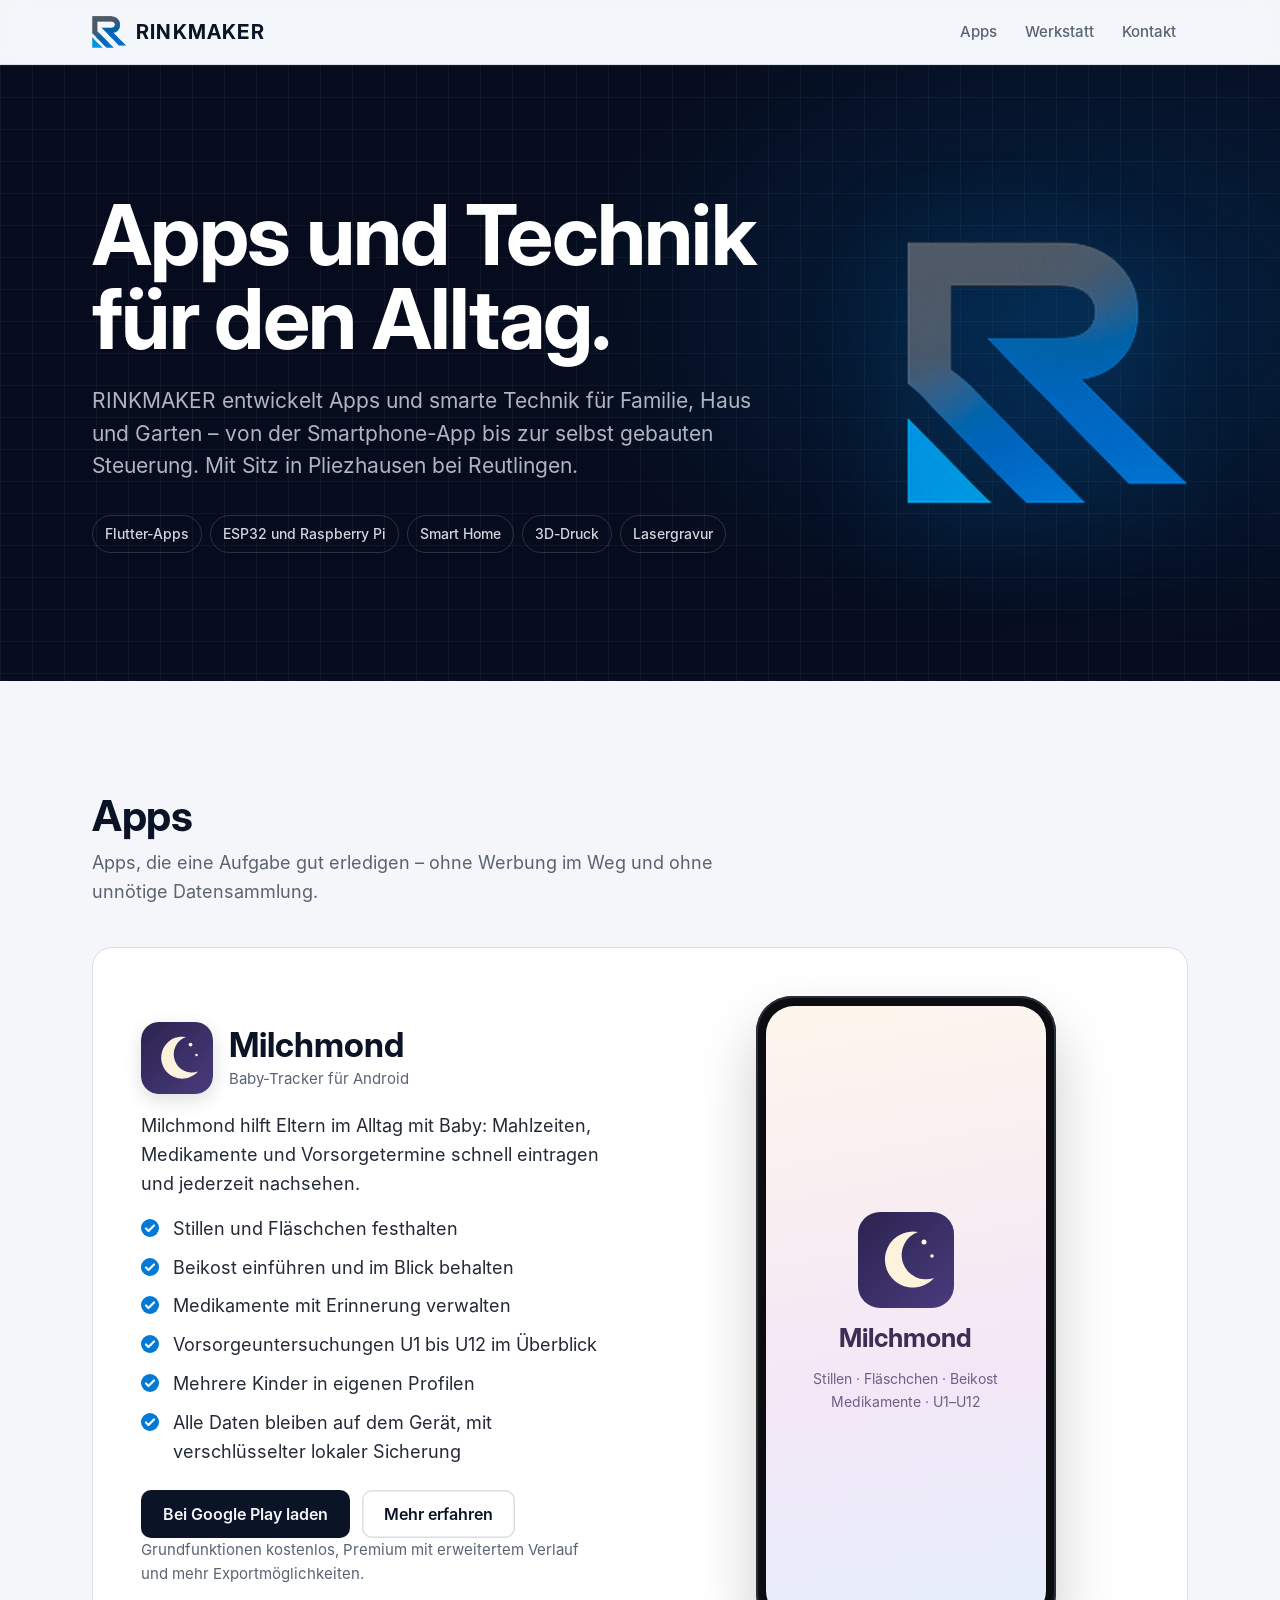
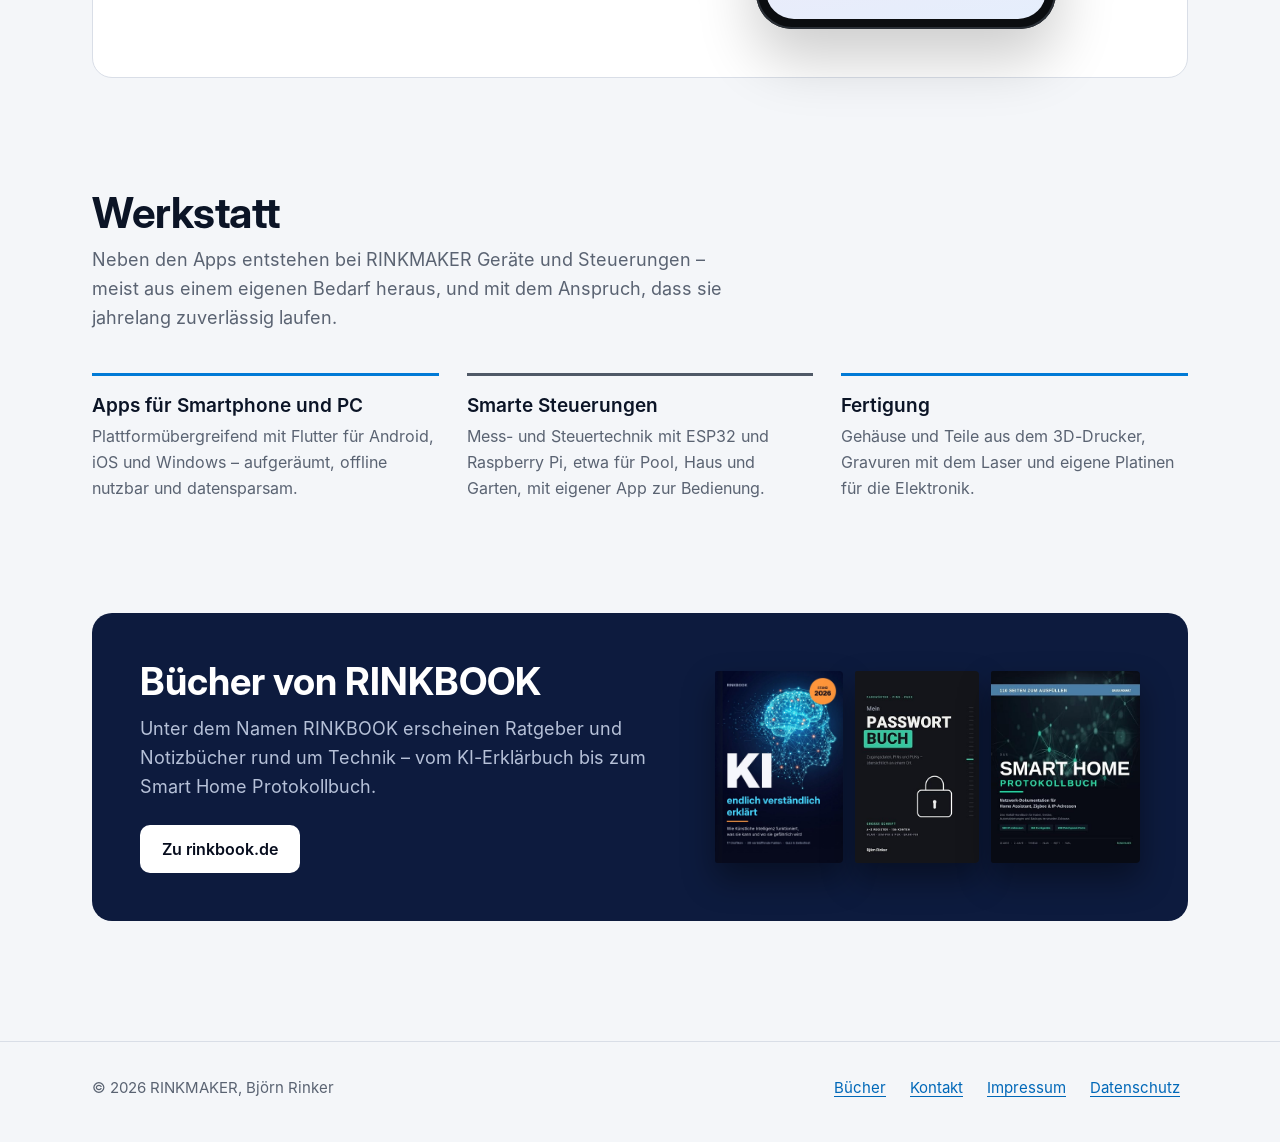
<file: index.html>
<!doctype html>
<html lang="de">
<head>
<meta charset="utf-8">
<meta name="viewport" content="width=device-width,initial-scale=1">
<title>RINKMAKER – Apps und Technik für den Alltag</title>
<meta name="description" content="RINKMAKER aus Pliezhausen entwickelt Apps und smarte Technik für Familie, Haus und Garten – darunter den Baby-Tracker Milchmond.">
<meta name="robots" content="index,follow">
<meta property="og:image" content="https://rinkmaker.de/logo-full.png">
<link rel="canonical" href="https://rinkmaker.de/">
<meta name="theme-color" content="#060c1d">
<link rel="icon" href="/favicon.png" type="image/png">
<link rel="apple-touch-icon" href="/apple-touch-icon.png">
<link rel="preload" href="/fonts/InterDisplay-Bold.woff" as="font" type="font/woff" crossorigin>
<link rel="stylesheet" href="/style.css">
</head>
<body>

<header class="site-head">
<div class="container">
<a class="wordmark" href="/" aria-label="RINKMAKER Startseite"><img src="/logo-mark.png" width="34" height="34" alt="">RINKMAKER</a>
<nav class="site-nav" aria-label="Hauptnavigation">
<a href="/#apps">Apps</a>
<a href="/#werkstatt">Werkstatt</a>
<a href="mailto:info@rinkmaker.de">Kontakt</a>
</nav>
</div>
</header>

<main>
<div class="hero">
<div class="container hero-inner">
<img class="hero-mark" src="/logo-mark.png" width="256" height="256" alt="">
<div class="hero-text">
<h1>Apps und Technik für den Alltag.</h1>
<p>RINKMAKER entwickelt Apps und smarte Technik für Familie, Haus und Garten – von der Smartphone-App bis zur selbst gebauten Steuerung. Mit Sitz in Pliezhausen bei Reutlingen.</p>
<ul class="tags" aria-label="Schwerpunkte">
<li>Flutter-Apps</li><li>ESP32 und Raspberry Pi</li><li>Smart Home</li><li>3D-Druck</li><li>Lasergravur</li>
</ul>
</div>
</div>
</div>

<section id="apps" class="container">
<h2 class="section-title">Apps</h2>
<p class="section-lead">Apps, die eine Aufgabe gut erledigen – ohne Werbung im Weg und ohne unnötige Datensammlung.</p>

<article class="app" id="milchmond">
<div>
<div class="app-head">
<img class="app-icon" src="/milchmond/icon.svg" width="72" height="72" alt="">
<div><h3>Milchmond</h3><p class="kind">Baby-Tracker für Android</p></div>
</div>
<p>Milchmond hilft Eltern im Alltag mit Baby: Mahlzeiten, Medikamente und Vorsorgetermine schnell eintragen und jederzeit nachsehen.</p>
<ul class="feature-list">
<li>Stillen und Fläschchen festhalten</li>
<li>Beikost einführen und im Blick behalten</li>
<li>Medikamente mit Erinnerung verwalten</li>
<li>Vorsorgeuntersuchungen U1 bis U12 im Überblick</li>
<li>Mehrere Kinder in eigenen Profilen</li>
<li>Alle Daten bleiben auf dem Gerät, mit verschlüsselter lokaler Sicherung</li>
</ul>
<div class="actions">
<a class="button" href="https://play.google.com/store/apps/details?id=de.rinkmaker.milchmond" rel="noopener">Bei Google Play laden</a>
<a class="button ghost" href="/milchmond/">Mehr erfahren</a>
</div>
<p class="note">Grundfunktionen kostenlos, Premium mit erweitertem Verlauf und mehr Exportmöglichkeiten.</p>
</div>
<div class="phone" aria-hidden="true"><div class="phone-screen"><img src="/milchmond/icon.svg" width="96" height="96" alt=""><strong>Milchmond</strong><span>Stillen · Fläschchen · Beikost<br>Medikamente · U1–U12</span></div></div>
</article>
</section>

<section id="werkstatt" class="container">
<h2 class="section-title">Werkstatt</h2>
<p class="section-lead">Neben den Apps entstehen bei RINKMAKER Geräte und Steuerungen – meist aus einem eigenen Bedarf heraus, und mit dem Anspruch, dass sie jahrelang zuverlässig laufen.</p>
<div class="areas">
<div class="area"><h3>Apps für Smartphone und PC</h3><p>Plattformübergreifend mit Flutter für Android, iOS und Windows – aufgeräumt, offline nutzbar und datensparsam.</p></div>
<div class="area"><h3>Smarte Steuerungen</h3><p>Mess- und Steuertechnik mit ESP32 und Raspberry Pi, etwa für Pool, Haus und Garten, mit eigener App zur Bedienung.</p></div>
<div class="area"><h3>Fertigung</h3><p>Gehäuse und Teile aus dem 3D-Drucker, Gravuren mit dem Laser und eigene Platinen für die Elektronik.</p></div>
</div>
</section>

<section id="buecher" class="container">
<div class="books-teaser">
<div>
<h2>Bücher von RINKBOOK</h2>
<p>Unter dem Namen RINKBOOK erscheinen Ratgeber und Notizbücher rund um Technik – vom KI-Erklärbuch bis zum Smart Home Protokollbuch.</p>
<a class="button light" href="https://rinkbook.de">Zu rinkbook.de</a>
</div>
<div class="covers" aria-hidden="true">
<a href="https://rinkbook.de/#ki" style="--r:.667" tabindex="-1"><img src="/img/ki-cover.jpg" width="600" height="900" alt="" loading="lazy"></a>
<a href="https://rinkbook.de/#passwort" style="--r:.648" tabindex="-1"><img src="/img/passwort-cover.jpg" width="338" height="522" alt="" loading="lazy"></a>
<a href="https://rinkbook.de/#smarthome" style="--r:.774" tabindex="-1"><img src="/img/smarthome-cover.jpg" width="404" height="522" alt="" loading="lazy"></a>
</div>
</div>
</section>
</main>

<footer class="site-foot">
<div class="container">
<span>© 2026 RINKMAKER, Björn Rinker</span>
<nav aria-label="Rechtliches"><a href="https://rinkbook.de">Bücher</a><a href="mailto:info@rinkmaker.de">Kontakt</a><a href="/impressum">Impressum</a><a href="/datenschutzerklaerung">Datenschutz</a></nav>
</div>
</footer>
</body>
</html>
</file>
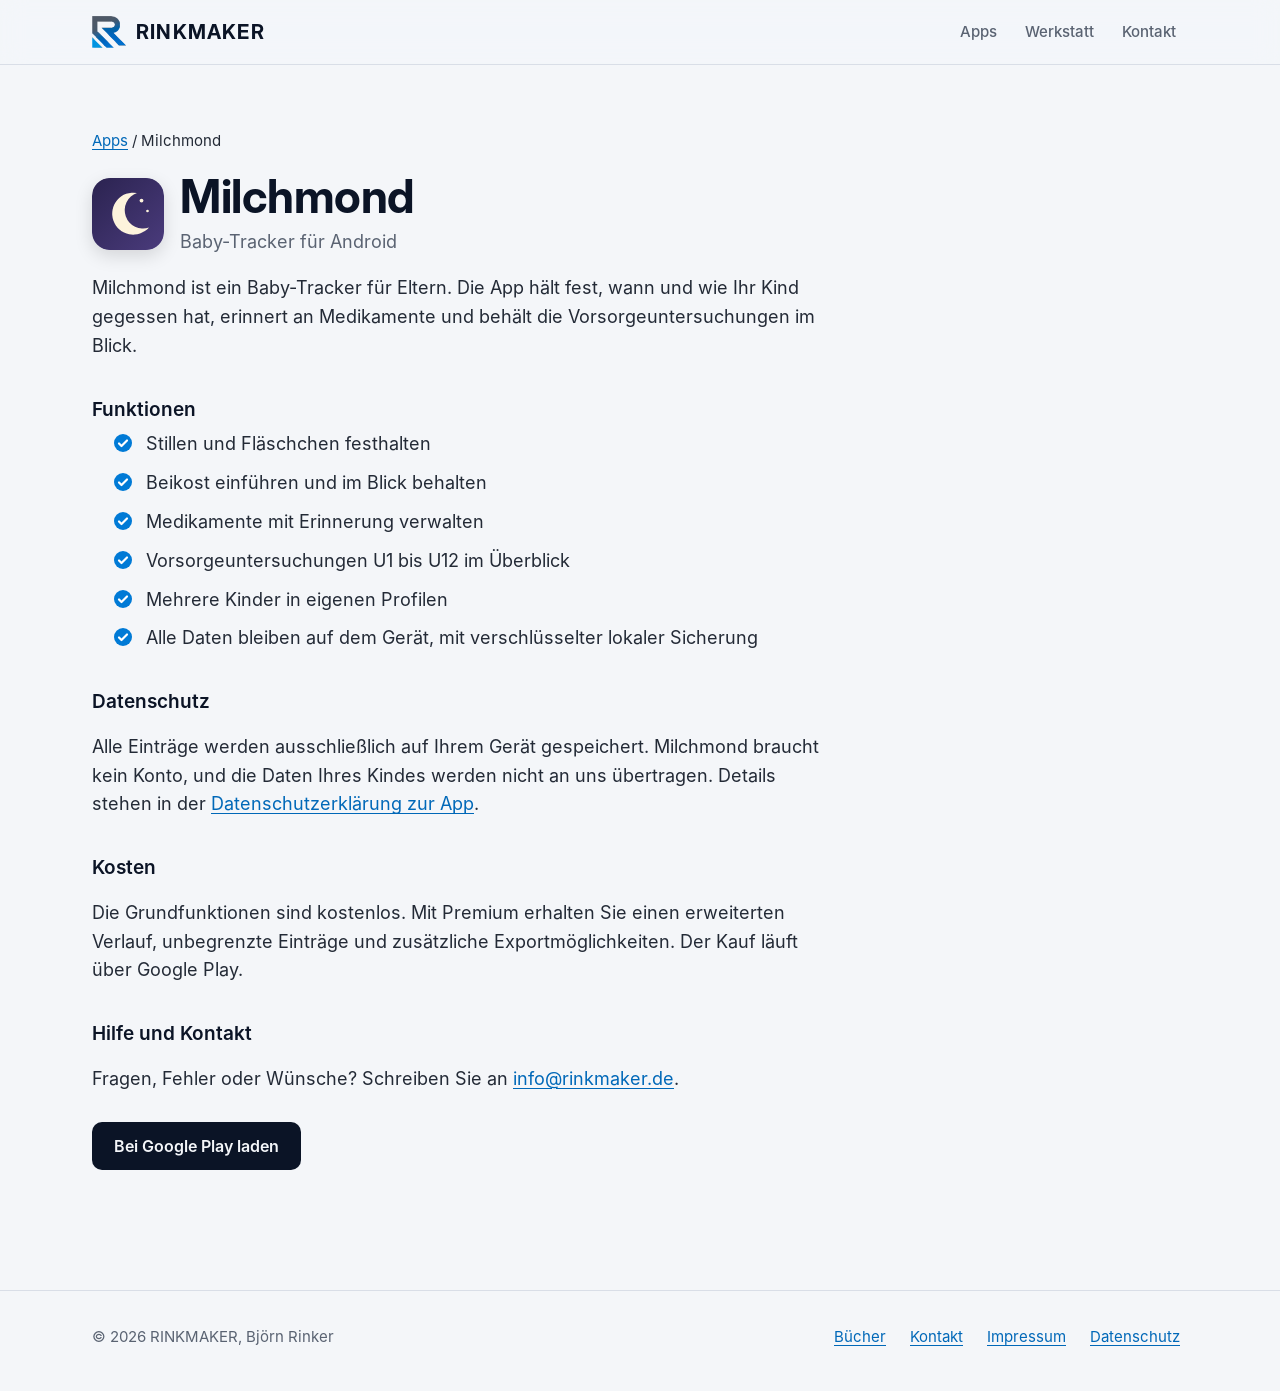
<file: milchmond/index.html>
<!doctype html>
<html lang="de">
<head>
<meta charset="utf-8">
<meta name="viewport" content="width=device-width,initial-scale=1">
<title>Milchmond – Baby-Tracker für Eltern | RINKMAKER</title>
<meta name="description" content="Milchmond: Baby-Tracker für Stillen, Fläschchen, Beikost, Medikamente und U-Untersuchungen. Alle Daten bleiben auf dem Gerät.">
<meta name="robots" content="index,follow">
<link rel="canonical" href="https://rinkmaker.de/milchmond/">
<meta name="theme-color" content="#060c1d">
<link rel="icon" href="/favicon.png" type="image/png">
<link rel="apple-touch-icon" href="/apple-touch-icon.png">
<link rel="preload" href="/fonts/InterDisplay-Bold.woff" as="font" type="font/woff" crossorigin>
<link rel="stylesheet" href="/style.css">
</head>
<body>

<header class="site-head">
<div class="container">
<a class="wordmark" href="/" aria-label="RINKMAKER Startseite"><img src="/logo-mark.png" width="34" height="34" alt="">RINKMAKER</a>
<nav class="site-nav" aria-label="Hauptnavigation">
<a href="/#apps">Apps</a>
<a href="/#werkstatt">Werkstatt</a>
<a href="mailto:info@rinkmaker.de">Kontakt</a>
</nav>
</div>
</header>

<main>
<div class="container legal">
<p class="crumb"><a href="/#apps">Apps</a> / Milchmond</p>
<div class="app-head"><img class="app-icon" src="/milchmond/icon.svg" width="72" height="72" alt=""><div><h1>Milchmond</h1><p class="kind" style="margin:0;color:var(--slate)">Baby-Tracker für Android</p></div></div>
<p>Milchmond ist ein Baby-Tracker für Eltern. Die App hält fest, wann und wie Ihr Kind gegessen hat, erinnert an Medikamente und behält die Vorsorgeuntersuchungen im Blick.</p>
<h2>Funktionen</h2>
<ul class="feature-list">
<li>Stillen und Fläschchen festhalten</li>
<li>Beikost einführen und im Blick behalten</li>
<li>Medikamente mit Erinnerung verwalten</li>
<li>Vorsorgeuntersuchungen U1 bis U12 im Überblick</li>
<li>Mehrere Kinder in eigenen Profilen</li>
<li>Alle Daten bleiben auf dem Gerät, mit verschlüsselter lokaler Sicherung</li>
</ul>
<h2>Datenschutz</h2>
<p>Alle Einträge werden ausschließlich auf Ihrem Gerät gespeichert. Milchmond braucht kein Konto, und die Daten Ihres Kindes werden nicht an uns übertragen. Details stehen in der <a href="/milchmond/datenschutz">Datenschutzerklärung zur App</a>.</p>
<h2>Kosten</h2>
<p>Die Grundfunktionen sind kostenlos. Mit Premium erhalten Sie einen erweiterten Verlauf, unbegrenzte Einträge und zusätzliche Exportmöglichkeiten. Der Kauf läuft über Google Play.</p>
<h2>Hilfe und Kontakt</h2>
<p>Fragen, Fehler oder Wünsche? Schreiben Sie an <a href="mailto:info@rinkmaker.de?subject=Milchmond">info@rinkmaker.de</a>.</p>
<p style="margin-top:28px"><a class="button" href="https://play.google.com/store/apps/details?id=de.rinkmaker.milchmond" rel="noopener">Bei Google Play laden</a></p>
</div>
</main>

<footer class="site-foot">
<div class="container">
<span>© 2026 RINKMAKER, Björn Rinker</span>
<nav aria-label="Rechtliches"><a href="https://rinkbook.de">Bücher</a><a href="mailto:info@rinkmaker.de">Kontakt</a><a href="/impressum">Impressum</a><a href="/datenschutzerklaerung">Datenschutz</a></nav>
</div>
</footer>
</body>
</html>
</file>
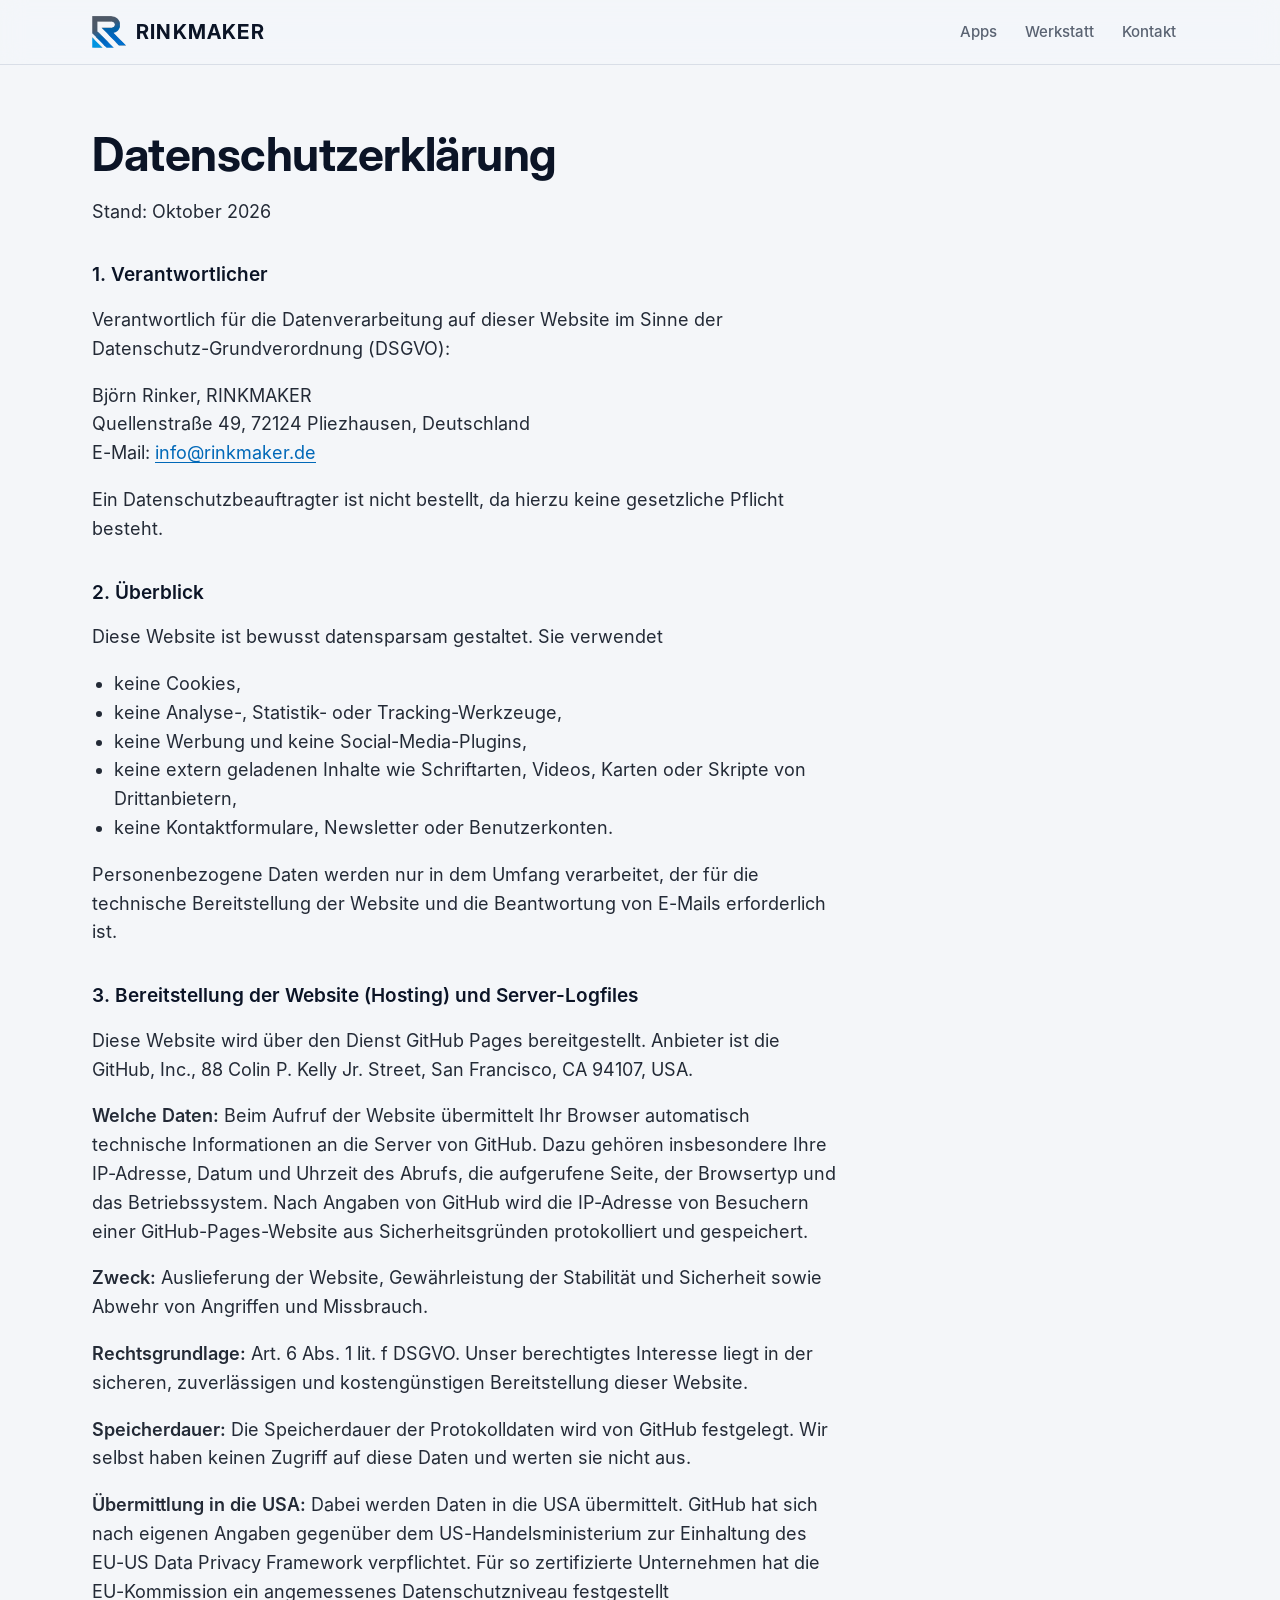
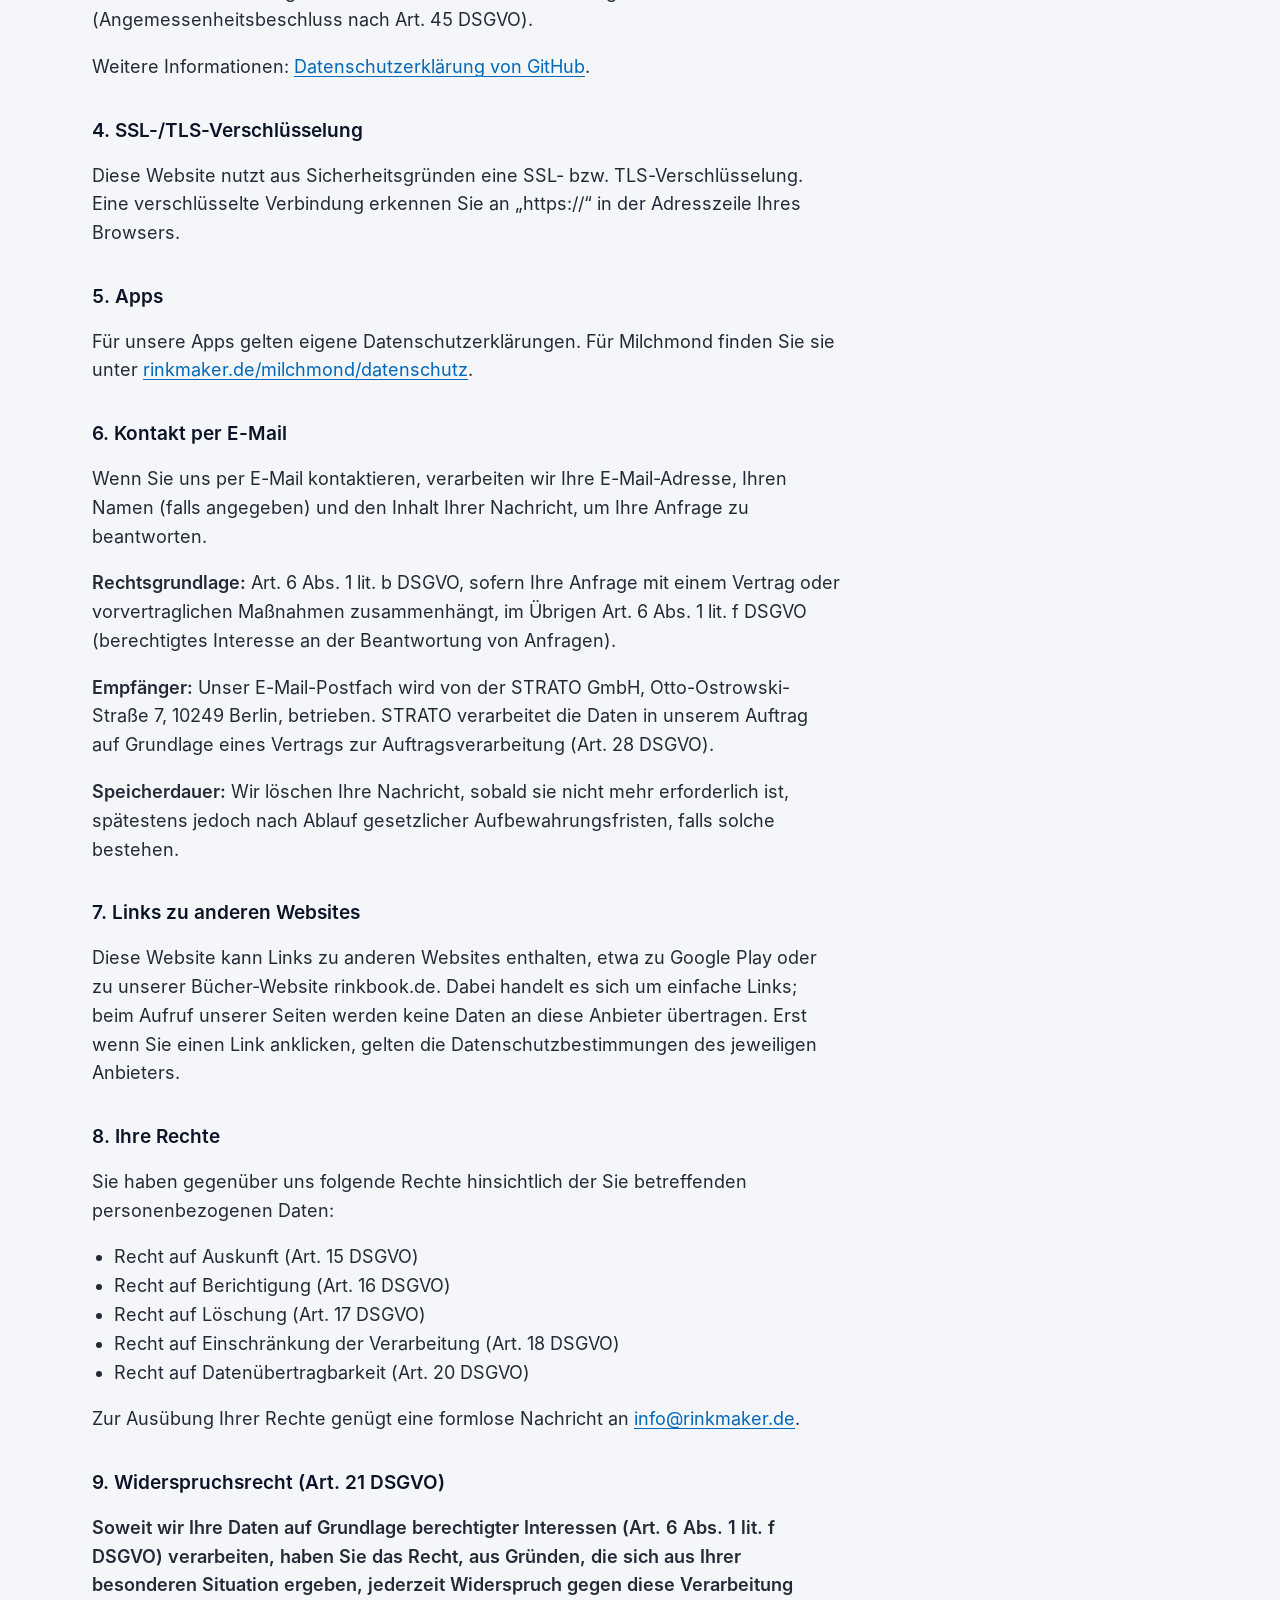
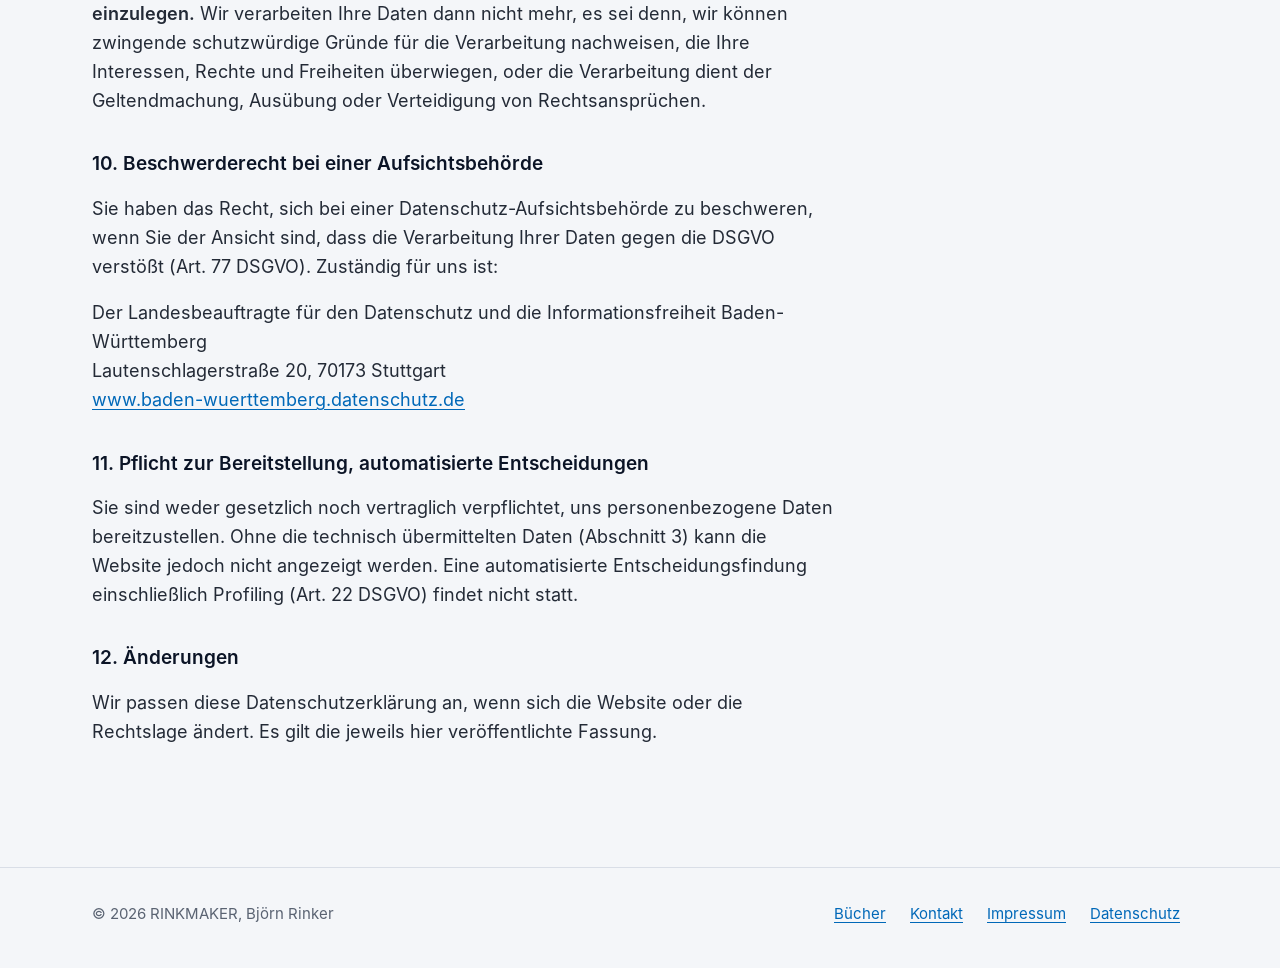
<file: datenschutzerklaerung.html>
<!doctype html>
<html lang="de">
<head>
<meta charset="utf-8">
<meta name="viewport" content="width=device-width,initial-scale=1">
<title>Datenschutz – RINKMAKER</title>

<meta name="robots" content="noindex">

<meta name="theme-color" content="#060c1d">
<link rel="icon" href="/favicon.png" type="image/png">
<link rel="apple-touch-icon" href="/apple-touch-icon.png">
<link rel="preload" href="/fonts/InterDisplay-Bold.woff" as="font" type="font/woff" crossorigin>
<link rel="stylesheet" href="/style.css">
</head>
<body>

<header class="site-head">
<div class="container">
<a class="wordmark" href="/" aria-label="RINKMAKER Startseite"><img src="/logo-mark.png" width="34" height="34" alt="">RINKMAKER</a>
<nav class="site-nav" aria-label="Hauptnavigation">
<a href="/#apps">Apps</a>
<a href="/#werkstatt">Werkstatt</a>
<a href="mailto:info@rinkmaker.de">Kontakt</a>
</nav>
</div>
</header>

<main>
<div class="container legal">
<h1>Datenschutzerklärung</h1>
<p>Stand: Oktober 2026</p>

<h2>1. Verantwortlicher</h2>
<p>Verantwortlich für die Datenverarbeitung auf dieser Website im Sinne der Datenschutz-Grundverordnung (DSGVO):</p>
<p>Björn Rinker, RINKMAKER<br>
Quellenstraße 49, 72124 Pliezhausen, Deutschland<br>
E-Mail: <a href="mailto:info@rinkmaker.de">info@rinkmaker.de</a></p>
<p>Ein Datenschutzbeauftragter ist nicht bestellt, da hierzu keine gesetzliche Pflicht besteht.</p>

<h2>2. Überblick</h2>
<p>Diese Website ist bewusst datensparsam gestaltet. Sie verwendet</p>
<ul>
<li>keine Cookies,</li>
<li>keine Analyse-, Statistik- oder Tracking-Werkzeuge,</li>
<li>keine Werbung und keine Social-Media-Plugins,</li>
<li>keine extern geladenen Inhalte wie Schriftarten, Videos, Karten oder Skripte von Drittanbietern,</li>
<li>keine Kontaktformulare, Newsletter oder Benutzerkonten.</li>
</ul>
<p>Personenbezogene Daten werden nur in dem Umfang verarbeitet, der für die technische Bereitstellung der Website und die Beantwortung von E-Mails erforderlich ist.</p>

<h2>3. Bereitstellung der Website (Hosting) und Server-Logfiles</h2>
<p>Diese Website wird über den Dienst GitHub Pages bereitgestellt. Anbieter ist die GitHub, Inc., 88 Colin P. Kelly Jr. Street, San Francisco, CA 94107, USA.</p>
<p><strong>Welche Daten:</strong> Beim Aufruf der Website übermittelt Ihr Browser automatisch technische Informationen an die Server von GitHub. Dazu gehören insbesondere Ihre IP-Adresse, Datum und Uhrzeit des Abrufs, die aufgerufene Seite, der Browsertyp und das Betriebssystem. Nach Angaben von GitHub wird die IP-Adresse von Besuchern einer GitHub-Pages-Website aus Sicherheitsgründen protokolliert und gespeichert.</p>
<p><strong>Zweck:</strong> Auslieferung der Website, Gewährleistung der Stabilität und Sicherheit sowie Abwehr von Angriffen und Missbrauch.</p>
<p><strong>Rechtsgrundlage:</strong> Art. 6 Abs. 1 lit. f DSGVO. Unser berechtigtes Interesse liegt in der sicheren, zuverlässigen und kostengünstigen Bereitstellung dieser Website.</p>
<p><strong>Speicherdauer:</strong> Die Speicherdauer der Protokolldaten wird von GitHub festgelegt. Wir selbst haben keinen Zugriff auf diese Daten und werten sie nicht aus.</p>
<p><strong>Übermittlung in die USA:</strong> Dabei werden Daten in die USA übermittelt. GitHub hat sich nach eigenen Angaben gegenüber dem US-Handelsministerium zur Einhaltung des EU-US Data Privacy Framework verpflichtet. Für so zertifizierte Unternehmen hat die EU-Kommission ein angemessenes Datenschutzniveau festgestellt (Angemessenheitsbeschluss nach Art. 45 DSGVO).</p>
<p>Weitere Informationen: <a href="https://docs.github.com/de/site-policy/privacy-policies/github-general-privacy-statement" rel="noopener">Datenschutzerklärung von GitHub</a>.</p>

<h2>4. SSL-/TLS-Verschlüsselung</h2>
<p>Diese Website nutzt aus Sicherheitsgründen eine SSL- bzw. TLS-Verschlüsselung. Eine verschlüsselte Verbindung erkennen Sie an „https://“ in der Adresszeile Ihres Browsers.</p>

<h2>5. Apps</h2>
<p>Für unsere Apps gelten eigene Datenschutzerklärungen. Für Milchmond finden Sie sie unter <a href="/milchmond/datenschutz">rinkmaker.de/milchmond/datenschutz</a>.</p>

<h2>6. Kontakt per E-Mail</h2>
<p>Wenn Sie uns per E-Mail kontaktieren, verarbeiten wir Ihre E-Mail-Adresse, Ihren Namen (falls angegeben) und den Inhalt Ihrer Nachricht, um Ihre Anfrage zu beantworten.</p>
<p><strong>Rechtsgrundlage:</strong> Art. 6 Abs. 1 lit. b DSGVO, sofern Ihre Anfrage mit einem Vertrag oder vorvertraglichen Maßnahmen zusammenhängt, im Übrigen Art. 6 Abs. 1 lit. f DSGVO (berechtigtes Interesse an der Beantwortung von Anfragen).</p>
<p><strong>Empfänger:</strong> Unser E-Mail-Postfach wird von der STRATO GmbH, Otto-Ostrowski-Straße 7, 10249 Berlin, betrieben. STRATO verarbeitet die Daten in unserem Auftrag auf Grundlage eines Vertrags zur Auftragsverarbeitung (Art. 28 DSGVO).</p>
<p><strong>Speicherdauer:</strong> Wir löschen Ihre Nachricht, sobald sie nicht mehr erforderlich ist, spätestens jedoch nach Ablauf gesetzlicher Aufbewahrungsfristen, falls solche bestehen.</p>

<h2>7. Links zu anderen Websites</h2>
<p>Diese Website kann Links zu anderen Websites enthalten, etwa zu Google Play oder zu unserer Bücher-Website rinkbook.de. Dabei handelt es sich um einfache Links; beim Aufruf unserer Seiten werden keine Daten an diese Anbieter übertragen. Erst wenn Sie einen Link anklicken, gelten die Datenschutzbestimmungen des jeweiligen Anbieters.</p>

<h2>8. Ihre Rechte</h2>
<p>Sie haben gegenüber uns folgende Rechte hinsichtlich der Sie betreffenden personenbezogenen Daten:</p>
<ul>
<li>Recht auf Auskunft (Art. 15 DSGVO)</li>
<li>Recht auf Berichtigung (Art. 16 DSGVO)</li>
<li>Recht auf Löschung (Art. 17 DSGVO)</li>
<li>Recht auf Einschränkung der Verarbeitung (Art. 18 DSGVO)</li>
<li>Recht auf Datenübertragbarkeit (Art. 20 DSGVO)</li>
</ul>
<p>Zur Ausübung Ihrer Rechte genügt eine formlose Nachricht an <a href="mailto:info@rinkmaker.de">info@rinkmaker.de</a>.</p>

<h2>9. Widerspruchsrecht (Art. 21 DSGVO)</h2>
<p><strong>Soweit wir Ihre Daten auf Grundlage berechtigter Interessen (Art. 6 Abs. 1 lit. f DSGVO) verarbeiten, haben Sie das Recht, aus Gründen, die sich aus Ihrer besonderen Situation ergeben, jederzeit Widerspruch gegen diese Verarbeitung einzulegen.</strong> Wir verarbeiten Ihre Daten dann nicht mehr, es sei denn, wir können zwingende schutzwürdige Gründe für die Verarbeitung nachweisen, die Ihre Interessen, Rechte und Freiheiten überwiegen, oder die Verarbeitung dient der Geltendmachung, Ausübung oder Verteidigung von Rechtsansprüchen.</p>

<h2>10. Beschwerderecht bei einer Aufsichtsbehörde</h2>
<p>Sie haben das Recht, sich bei einer Datenschutz-Aufsichtsbehörde zu beschweren, wenn Sie der Ansicht sind, dass die Verarbeitung Ihrer Daten gegen die DSGVO verstößt (Art. 77 DSGVO). Zuständig für uns ist:</p>
<p>Der Landesbeauftragte für den Datenschutz und die Informationsfreiheit Baden-Württemberg<br>
Lautenschlagerstraße 20, 70173 Stuttgart<br>
<a href="https://www.baden-wuerttemberg.datenschutz.de" rel="noopener">www.baden-wuerttemberg.datenschutz.de</a></p>

<h2>11. Pflicht zur Bereitstellung, automatisierte Entscheidungen</h2>
<p>Sie sind weder gesetzlich noch vertraglich verpflichtet, uns personenbezogene Daten bereitzustellen. Ohne die technisch übermittelten Daten (Abschnitt 3) kann die Website jedoch nicht angezeigt werden. Eine automatisierte Entscheidungsfindung einschließlich Profiling (Art. 22 DSGVO) findet nicht statt.</p>

<h2>12. Änderungen</h2>
<p>Wir passen diese Datenschutzerklärung an, wenn sich die Website oder die Rechtslage ändert. Es gilt die jeweils hier veröffentlichte Fassung.</p>
</div>
</main>

<footer class="site-foot">
<div class="container">
<span>© 2026 RINKMAKER, Björn Rinker</span>
<nav aria-label="Rechtliches"><a href="https://rinkbook.de">Bücher</a><a href="mailto:info@rinkmaker.de">Kontakt</a><a href="/impressum">Impressum</a><a href="/datenschutzerklaerung">Datenschutz</a></nav>
</div>
</footer>
</body>
</html>
</file>
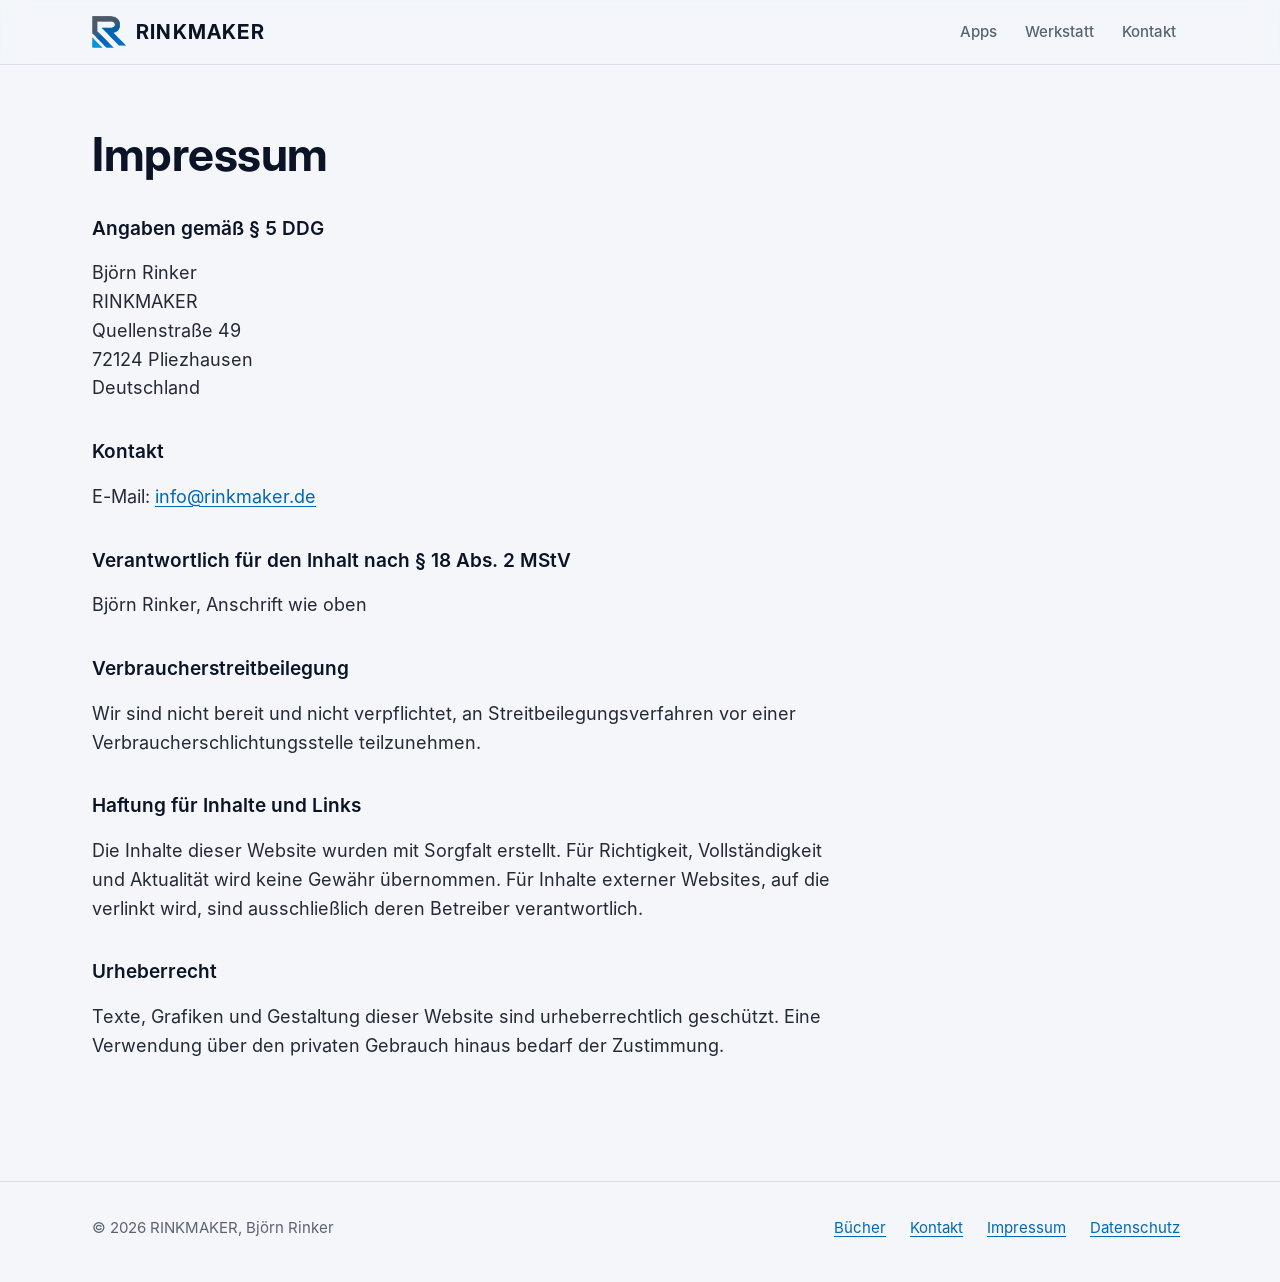
<file: impressum.html>
<!doctype html>
<html lang="de">
<head>
<meta charset="utf-8">
<meta name="viewport" content="width=device-width,initial-scale=1">
<title>Impressum – RINKMAKER</title>

<meta name="robots" content="noindex">

<meta name="theme-color" content="#060c1d">
<link rel="icon" href="/favicon.png" type="image/png">
<link rel="apple-touch-icon" href="/apple-touch-icon.png">
<link rel="preload" href="/fonts/InterDisplay-Bold.woff" as="font" type="font/woff" crossorigin>
<link rel="stylesheet" href="/style.css">
</head>
<body>

<header class="site-head">
<div class="container">
<a class="wordmark" href="/" aria-label="RINKMAKER Startseite"><img src="/logo-mark.png" width="34" height="34" alt="">RINKMAKER</a>
<nav class="site-nav" aria-label="Hauptnavigation">
<a href="/#apps">Apps</a>
<a href="/#werkstatt">Werkstatt</a>
<a href="mailto:info@rinkmaker.de">Kontakt</a>
</nav>
</div>
</header>

<main>
<div class="container legal">
<h1>Impressum</h1>
<h2>Angaben gemäß § 5 DDG</h2>
<p>Björn Rinker<br>RINKMAKER<br>Quellenstraße 49<br>72124 Pliezhausen<br>Deutschland</p>
<h2>Kontakt</h2>
<p>E-Mail: <a href="mailto:info@rinkmaker.de">info@rinkmaker.de</a></p>
<h2>Verantwortlich für den Inhalt nach § 18 Abs. 2 MStV</h2>
<p>Björn Rinker, Anschrift wie oben</p>
<h2>Verbraucherstreitbeilegung</h2>
<p>Wir sind nicht bereit und nicht verpflichtet, an Streitbeilegungsverfahren vor einer Verbraucherschlichtungsstelle teilzunehmen.</p>
<h2>Haftung für Inhalte und Links</h2>
<p>Die Inhalte dieser Website wurden mit Sorgfalt erstellt. Für Richtigkeit, Vollständigkeit und Aktualität wird keine Gewähr übernommen. Für Inhalte externer Websites, auf die verlinkt wird, sind ausschließlich deren Betreiber verantwortlich.</p>
<h2>Urheberrecht</h2>
<p>Texte, Grafiken und Gestaltung dieser Website sind urheberrechtlich geschützt. Eine Verwendung über den privaten Gebrauch hinaus bedarf der Zustimmung.</p>
</div>
</main>

<footer class="site-foot">
<div class="container">
<span>© 2026 RINKMAKER, Björn Rinker</span>
<nav aria-label="Rechtliches"><a href="https://rinkbook.de">Bücher</a><a href="mailto:info@rinkmaker.de">Kontakt</a><a href="/impressum">Impressum</a><a href="/datenschutzerklaerung">Datenschutz</a></nav>
</div>
</footer>
</body>
</html>
</file>
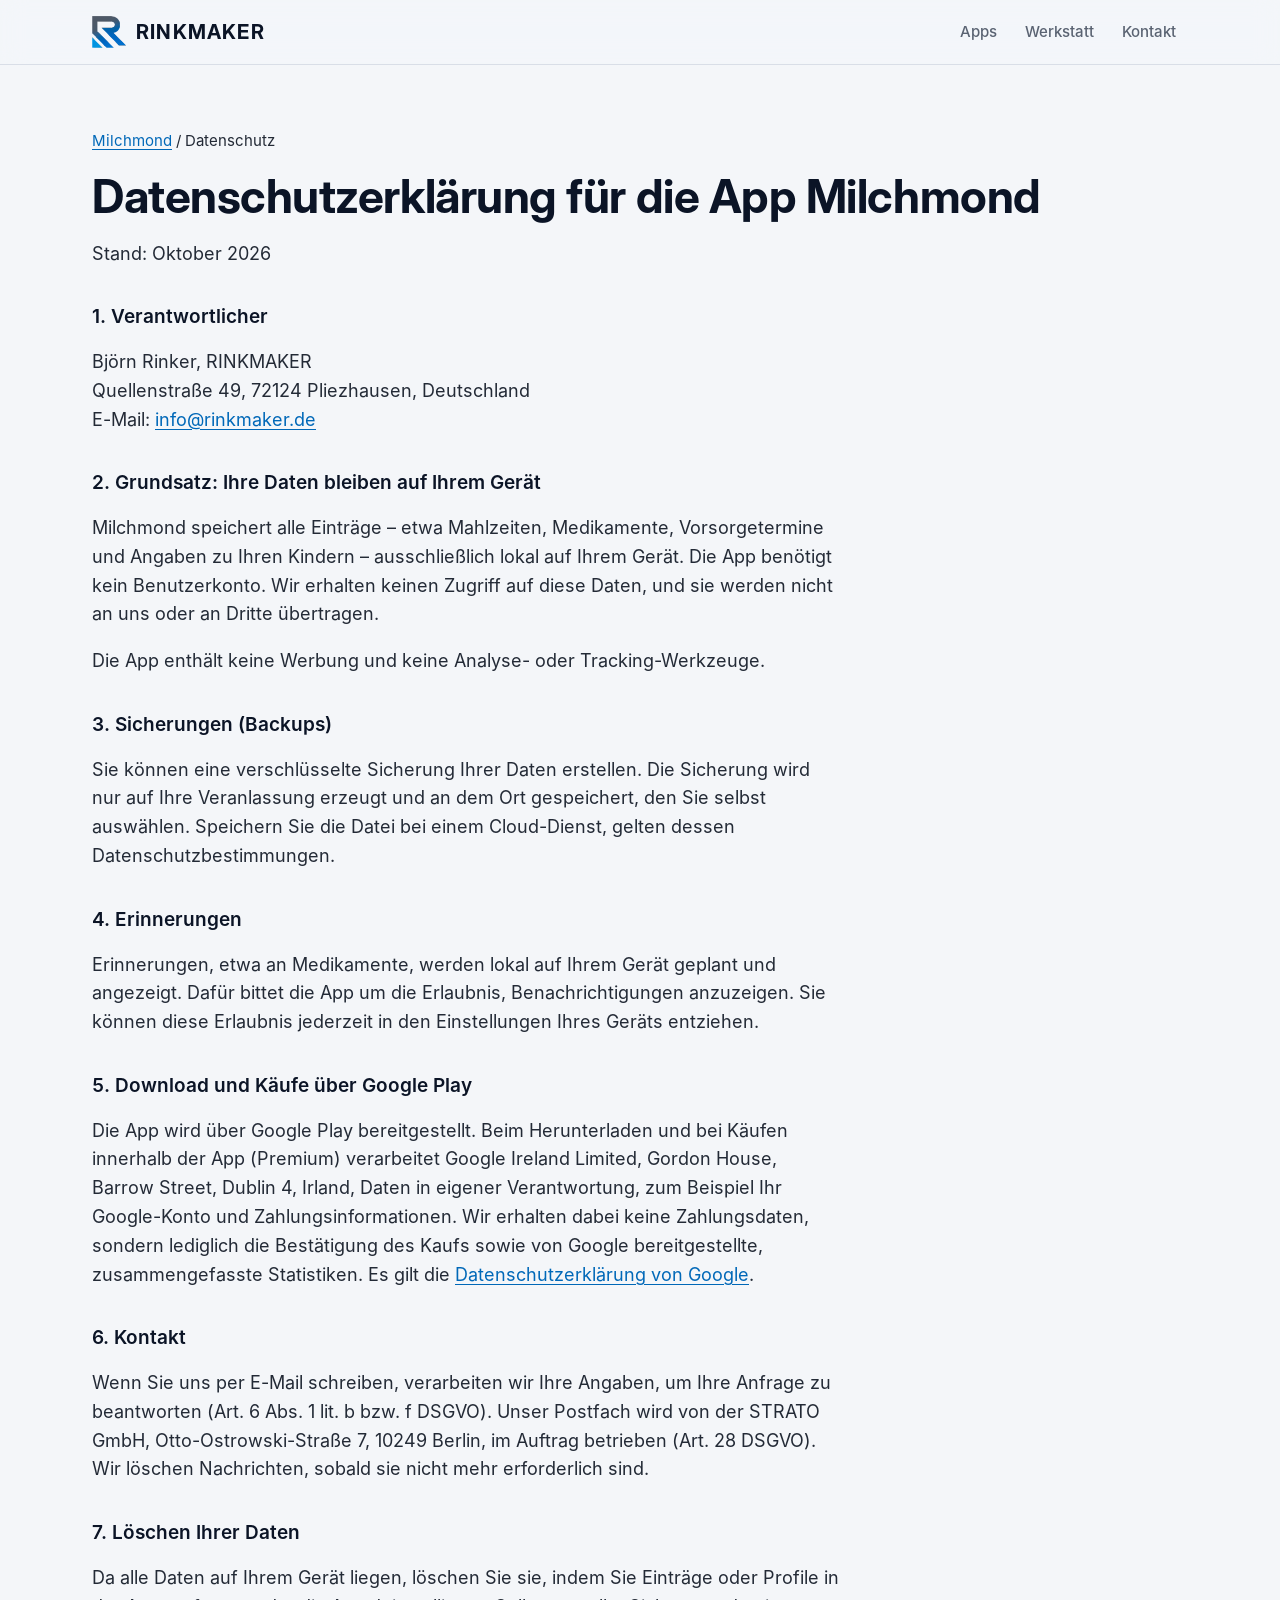
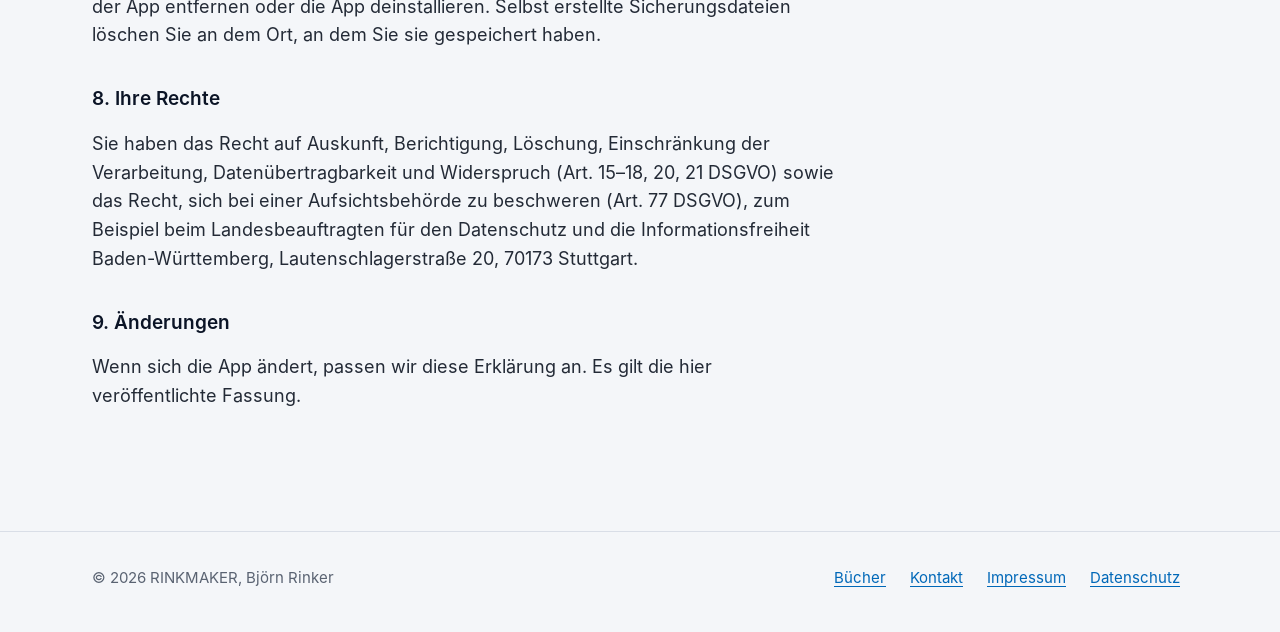
<file: milchmond/datenschutz.html>
<!doctype html>
<html lang="de">
<head>
<meta charset="utf-8">
<meta name="viewport" content="width=device-width,initial-scale=1">
<title>Datenschutz – Milchmond | RINKMAKER</title>

<meta name="robots" content="index,follow">
<link rel="canonical" href="https://rinkmaker.de/milchmond/datenschutz">
<meta name="theme-color" content="#060c1d">
<link rel="icon" href="/favicon.png" type="image/png">
<link rel="apple-touch-icon" href="/apple-touch-icon.png">
<link rel="preload" href="/fonts/InterDisplay-Bold.woff" as="font" type="font/woff" crossorigin>
<link rel="stylesheet" href="/style.css">
</head>
<body>

<header class="site-head">
<div class="container">
<a class="wordmark" href="/" aria-label="RINKMAKER Startseite"><img src="/logo-mark.png" width="34" height="34" alt="">RINKMAKER</a>
<nav class="site-nav" aria-label="Hauptnavigation">
<a href="/#apps">Apps</a>
<a href="/#werkstatt">Werkstatt</a>
<a href="mailto:info@rinkmaker.de">Kontakt</a>
</nav>
</div>
</header>

<main>
<div class="container legal">
<p class="crumb"><a href="/milchmond/">Milchmond</a> / Datenschutz</p>
<h1>Datenschutzerklärung für die App Milchmond</h1>
<p>Stand: Oktober 2026</p>

<h2>1. Verantwortlicher</h2>
<p>Björn Rinker, RINKMAKER<br>Quellenstraße 49, 72124 Pliezhausen, Deutschland<br>E-Mail: <a href="mailto:info@rinkmaker.de">info@rinkmaker.de</a></p>

<h2>2. Grundsatz: Ihre Daten bleiben auf Ihrem Gerät</h2>
<p>Milchmond speichert alle Einträge – etwa Mahlzeiten, Medikamente, Vorsorgetermine und Angaben zu Ihren Kindern – ausschließlich lokal auf Ihrem Gerät. Die App benötigt kein Benutzerkonto. Wir erhalten keinen Zugriff auf diese Daten, und sie werden nicht an uns oder an Dritte übertragen.</p>
<p>Die App enthält keine Werbung und keine Analyse- oder Tracking-Werkzeuge.</p>

<h2>3. Sicherungen (Backups)</h2>
<p>Sie können eine verschlüsselte Sicherung Ihrer Daten erstellen. Die Sicherung wird nur auf Ihre Veranlassung erzeugt und an dem Ort gespeichert, den Sie selbst auswählen. Speichern Sie die Datei bei einem Cloud-Dienst, gelten dessen Datenschutzbestimmungen.</p>

<h2>4. Erinnerungen</h2>
<p>Erinnerungen, etwa an Medikamente, werden lokal auf Ihrem Gerät geplant und angezeigt. Dafür bittet die App um die Erlaubnis, Benachrichtigungen anzuzeigen. Sie können diese Erlaubnis jederzeit in den Einstellungen Ihres Geräts entziehen.</p>

<h2>5. Download und Käufe über Google Play</h2>
<p>Die App wird über Google Play bereitgestellt. Beim Herunterladen und bei Käufen innerhalb der App (Premium) verarbeitet Google Ireland Limited, Gordon House, Barrow Street, Dublin 4, Irland, Daten in eigener Verantwortung, zum Beispiel Ihr Google-Konto und Zahlungsinformationen. Wir erhalten dabei keine Zahlungsdaten, sondern lediglich die Bestätigung des Kaufs sowie von Google bereitgestellte, zusammengefasste Statistiken. Es gilt die <a href="https://policies.google.com/privacy?hl=de" rel="noopener">Datenschutzerklärung von Google</a>.</p>

<h2>6. Kontakt</h2>
<p>Wenn Sie uns per E-Mail schreiben, verarbeiten wir Ihre Angaben, um Ihre Anfrage zu beantworten (Art. 6 Abs. 1 lit. b bzw. f DSGVO). Unser Postfach wird von der STRATO GmbH, Otto-Ostrowski-Straße 7, 10249 Berlin, im Auftrag betrieben (Art. 28 DSGVO). Wir löschen Nachrichten, sobald sie nicht mehr erforderlich sind.</p>

<h2>7. Löschen Ihrer Daten</h2>
<p>Da alle Daten auf Ihrem Gerät liegen, löschen Sie sie, indem Sie Einträge oder Profile in der App entfernen oder die App deinstallieren. Selbst erstellte Sicherungsdateien löschen Sie an dem Ort, an dem Sie sie gespeichert haben.</p>

<h2>8. Ihre Rechte</h2>
<p>Sie haben das Recht auf Auskunft, Berichtigung, Löschung, Einschränkung der Verarbeitung, Datenübertragbarkeit und Widerspruch (Art. 15–18, 20, 21 DSGVO) sowie das Recht, sich bei einer Aufsichtsbehörde zu beschweren (Art. 77 DSGVO), zum Beispiel beim Landesbeauftragten für den Datenschutz und die Informationsfreiheit Baden-Württemberg, Lautenschlagerstraße 20, 70173 Stuttgart.</p>

<h2>9. Änderungen</h2>
<p>Wenn sich die App ändert, passen wir diese Erklärung an. Es gilt die hier veröffentlichte Fassung.</p>
</div>
</main>

<footer class="site-foot">
<div class="container">
<span>© 2026 RINKMAKER, Björn Rinker</span>
<nav aria-label="Rechtliches"><a href="https://rinkbook.de">Bücher</a><a href="mailto:info@rinkmaker.de">Kontakt</a><a href="/impressum">Impressum</a><a href="/datenschutzerklaerung">Datenschutz</a></nav>
</div>
</footer>
</body>
</html>
</file>
<file: style.css>
/* RINKMAKER – Inter Display für Überschriften, Inter für Text */
@font-face{font-family:"Inter";src:url(/fonts/Inter-Regular.woff) format("woff");font-weight:400;font-display:swap}
@font-face{font-family:"Inter";src:url(/fonts/Inter-Medium.woff) format("woff");font-weight:500;font-display:swap}
@font-face{font-family:"Inter";src:url(/fonts/Inter-SemiBold.woff) format("woff");font-weight:600;font-display:swap}
@font-face{font-family:"Inter Display";src:url(/fonts/InterDisplay-Bold.woff) format("woff");font-weight:700;font-display:swap}

:root{
  --paper:#f4f6f9; --surface:#ffffff; --ink:#0b1426; --text:#232a36; --slate:#5a6372;
  --line:#d9dee7; --accent:#007ad6; --accent-ink:#0068b8; --graphite:#060c1d; --steel:#4f5967;
  --display:"Inter Display","Inter",system-ui,-apple-system,"Segoe UI",Roboto,Arial,sans-serif;
  --sans:"Inter",system-ui,-apple-system,"Segoe UI",Roboto,Arial,sans-serif;
  --gutter:clamp(16px,4vw,32px); --max:1160px; --head-h:64px;
  color-scheme:light;
}
@media (prefers-color-scheme:dark){:root{
  --paper:#070d1d; --surface:#0e1729; --ink:#eef2f8; --text:#d3dae6; --slate:#95a0b2;
  --line:#1d2840; --accent:#3d9df0; --accent-ink:#5aaef5; --graphite:#040815; color-scheme:dark}}

*,*::before,*::after{box-sizing:border-box}
html{-webkit-text-size-adjust:100%;scroll-behavior:smooth;scroll-padding-top:calc(var(--head-h) + 16px)}
@media (prefers-reduced-motion:reduce){html{scroll-behavior:auto}*{transition:none!important}}
body{margin:0;background:var(--paper);color:var(--text);font:400 clamp(16px,.35vw + 15px,18px)/1.6 var(--sans);-webkit-font-smoothing:antialiased}
a{color:var(--accent-ink);text-underline-offset:.18em;text-decoration-thickness:1px}
@media (hover:hover){a:hover{text-decoration-thickness:2px}}
:focus-visible{outline:3px solid var(--accent);outline-offset:3px;border-radius:4px}
img{max-width:100%;height:auto;display:block}
.container{width:100%;max-width:var(--max);margin-inline:auto;padding-inline:var(--gutter)}

/* Kopfzeile */
.site-head{position:sticky;top:0;z-index:5;background:color-mix(in srgb,var(--paper) 84%,transparent);backdrop-filter:saturate(1.4) blur(12px);-webkit-backdrop-filter:saturate(1.4) blur(12px);border-bottom:1px solid var(--line)}
.site-head .container{display:flex;align-items:center;justify-content:space-between;gap:12px;height:var(--head-h)}
.wordmark{display:inline-flex;align-items:center;gap:10px;font:700 20px/1 var(--display);letter-spacing:.06em;color:var(--ink);text-decoration:none;white-space:nowrap}
.wordmark img{width:34px;height:34px;flex:none}
.wordmark{color:var(--ink)}
.site-nav{display:flex;gap:4px;font-size:15px;font-weight:500}
.site-nav a{color:var(--slate);text-decoration:none;padding:10px 12px;border-radius:8px;min-height:44px;display:inline-flex;align-items:center}
@media (hover:hover){.site-nav a:hover{color:var(--ink);background:color-mix(in srgb,var(--ink) 7%,transparent)}}

/* Einstieg: Werkstatt-Raster */
.hero{background-color:var(--graphite);background-image:radial-gradient(60% 80% at 85% 40%,#007ad633,transparent 70%),linear-gradient(#ffffff0a 1px,transparent 1px),linear-gradient(90deg,#ffffff0a 1px,transparent 1px);background-size:auto,32px 32px,32px 32px;color:#e9edf0;position:relative}
.hero-inner{padding-block:clamp(56px,10vw,128px);display:grid;grid-template-columns:minmax(0,1fr) auto;gap:clamp(24px,5vw,72px);align-items:center}
.hero-text{order:-1}
.hero-mark{width:clamp(160px,22vw,300px);height:auto;filter:drop-shadow(0 20px 50px #007ad640)}
.hero h1{font:700 clamp(40px,7vw,84px)/1 var(--display);letter-spacing:-.02em;margin:0;max-width:15ch;color:#fff;text-wrap:balance}
.hero p{font-size:clamp(18px,1.7vw,21px);line-height:1.55;color:#aeb7c1;max-width:52ch;margin:24px 0 32px}
.tags{display:flex;flex-wrap:wrap;gap:8px;margin:0;padding:0;list-style:none}
.tags li{font-size:14px;font-weight:500;color:#cfd6dd;padding:7px 12px;border:1px solid #ffffff26;border-radius:999px}

/* Knöpfe */
.actions{display:flex;flex-wrap:wrap;gap:12px}
.button{display:inline-flex;align-items:center;justify-content:center;gap:10px;min-height:48px;padding:0 22px;border-radius:10px;font:600 16px/1 var(--sans);text-decoration:none;background:var(--ink);color:var(--paper);transition:background-color .2s,color .2s}
@media (hover:hover){.button:hover{background:var(--accent-ink);color:#fff}}
.button.accent{background:var(--accent);color:#fff}
@media (hover:hover){.button.accent:hover{background:#fff;color:#060c1d}}
.button.ghost{background:transparent;color:var(--ink);box-shadow:inset 0 0 0 1.5px var(--line)}
@media (hover:hover){.button.ghost:hover{box-shadow:inset 0 0 0 1.5px var(--ink);background:transparent;color:var(--ink)}}

/* Abschnitte */
section.container{padding-top:clamp(64px,9vw,112px)}
.section-title{font:700 clamp(28px,3.6vw,42px)/1.1 var(--display);letter-spacing:-.01em;color:var(--ink);margin:0 0 10px}
.section-lead{color:var(--slate);margin:0 0 clamp(24px,4vw,40px);max-width:60ch}

/* App-Vorstellung */
.app{display:grid;grid-template-columns:minmax(0,1fr) minmax(0,1fr);gap:clamp(28px,5vw,72px);align-items:center;background:var(--surface);border:1px solid var(--line);border-radius:20px;padding:clamp(24px,4vw,48px)}
.app-head{display:flex;align-items:center;gap:16px;margin-bottom:18px}
.app-icon{width:72px;height:72px;border-radius:18px;flex:none;box-shadow:0 6px 18px #0002}
.app h3{font:700 clamp(26px,3vw,34px)/1.1 var(--display);color:var(--ink);margin:0}
.app .kind{font-size:15px;color:var(--slate);margin:4px 0 0}
.app p{margin:0 0 16px;max-width:58ch}
.feature-list{list-style:none;margin:0 0 24px;padding:0;display:grid;gap:10px}
.feature-list li{display:grid;grid-template-columns:22px 1fr;gap:10px;align-items:start}
.feature-list li::before{content:"";width:18px;height:18px;margin-top:4px;border-radius:50%;background:var(--accent) url("data:image/svg+xml,%3Csvg xmlns='http://www.w3.org/2000/svg' viewBox='0 0 18 18'%3E%3Cpath d='M5 9.5l2.5 2.5L13 6.5' fill='none' stroke='%23ffffff' stroke-width='2.2' stroke-linecap='round' stroke-linejoin='round'/%3E%3C/svg%3E") center/18px no-repeat}
.note{font-size:15px;color:var(--slate)}
.phone{justify-self:center;width:min(300px,100%);aspect-ratio:9/19;border-radius:36px;background:#0b0d10;padding:10px;box-shadow:0 30px 60px #0003,inset 0 0 0 2px #2a2f36}
.phone-screen{width:100%;height:100%;border-radius:28px;background:linear-gradient(170deg,#fdf6ec,#f3e7f6 60%,#e5eefc);display:flex;flex-direction:column;align-items:center;justify-content:center;gap:16px;color:#4b3f63;text-align:center;padding:24px;overflow:hidden}
.phone-screen strong{font:700 26px/1.1 var(--display);color:#3b2f55}
.phone-screen span{font-size:14px;color:#6c6086}

/* Werkstatt / Projekte */
.areas{display:grid;grid-template-columns:repeat(3,minmax(0,1fr));gap:clamp(16px,2.5vw,28px)}
.area{border-top:3px solid var(--accent);padding-top:18px}
.area:nth-child(2){border-top-color:var(--steel)}
.area h3{font:600 19px/1.3 var(--sans);color:var(--ink);margin:0 0 6px}
.area p{margin:0;color:var(--slate);font-size:16px}

/* Bücher-Verweis */
.books-teaser{display:grid;grid-template-columns:minmax(0,1.2fr) minmax(0,1fr);gap:clamp(24px,5vw,64px);align-items:center;background:#0d1b3e;color:#dfe6f3;border-radius:20px;padding:clamp(24px,4vw,48px);overflow:hidden}
.books-teaser h2{font:700 clamp(26px,3.2vw,38px)/1.1 var(--display);color:#fff;margin:0 0 12px}
.books-teaser p{color:#b6c1d8;margin:0 0 24px;max-width:48ch}
.covers{display:flex;align-items:flex-end;gap:12px}
.covers a{flex:var(--r) 1 0;min-width:0}
.covers img{width:100%;border-radius:2px 4px 4px 2px;box-shadow:0 16px 32px #0006}
.button.light{background:#fff;color:#060c1d}
@media (hover:hover){.button.light:hover{background:#40d6ff;color:#0d1b3e}}

/* Fuß */
.site-foot{margin-top:clamp(72px,10vw,120px);border-top:1px solid var(--line);padding:24px 0 calc(32px + env(safe-area-inset-bottom));font-size:15px;color:var(--slate)}
.site-foot .container{display:flex;flex-wrap:wrap;justify-content:space-between;align-items:center;gap:8px 32px}
.site-foot nav{display:flex;flex-wrap:wrap;gap:8px}
.site-foot nav a{padding:10px 8px;min-height:44px;display:inline-flex;align-items:center}

/* Rechtstexte und Unterseiten */
.legal{padding-top:clamp(40px,6vw,64px)}
.legal h1{font:700 clamp(32px,5vw,46px)/1.1 var(--display);color:var(--ink);margin:0 0 6px;letter-spacing:-.01em}
.legal h2{font:600 19px/1.35 var(--sans);color:var(--ink);margin:36px 0 8px}
.legal p,.legal li{max-width:68ch}
.legal ul{padding-left:1.2em}
.crumb{font-size:15px;margin:0 0 18px}

@media (max-width:900px){
  .hero-inner{grid-template-columns:1fr}
  .hero-mark{width:120px}
  .hero-text{order:0}
  .app,.books-teaser{grid-template-columns:1fr}
  .phone{width:min(240px,70%)}
  .areas{grid-template-columns:1fr}
}
@media (max-width:640px){
  :root{--head-h:58px}
  .wordmark{font-size:18px}
  .site-nav{font-size:14px;gap:0}
  .site-nav a{padding:10px 8px}
  .app .actions .button{flex:1 1 100%}
}
@media (max-width:400px){.site-nav a[href^="mailto"]{display:none}}
</file>
